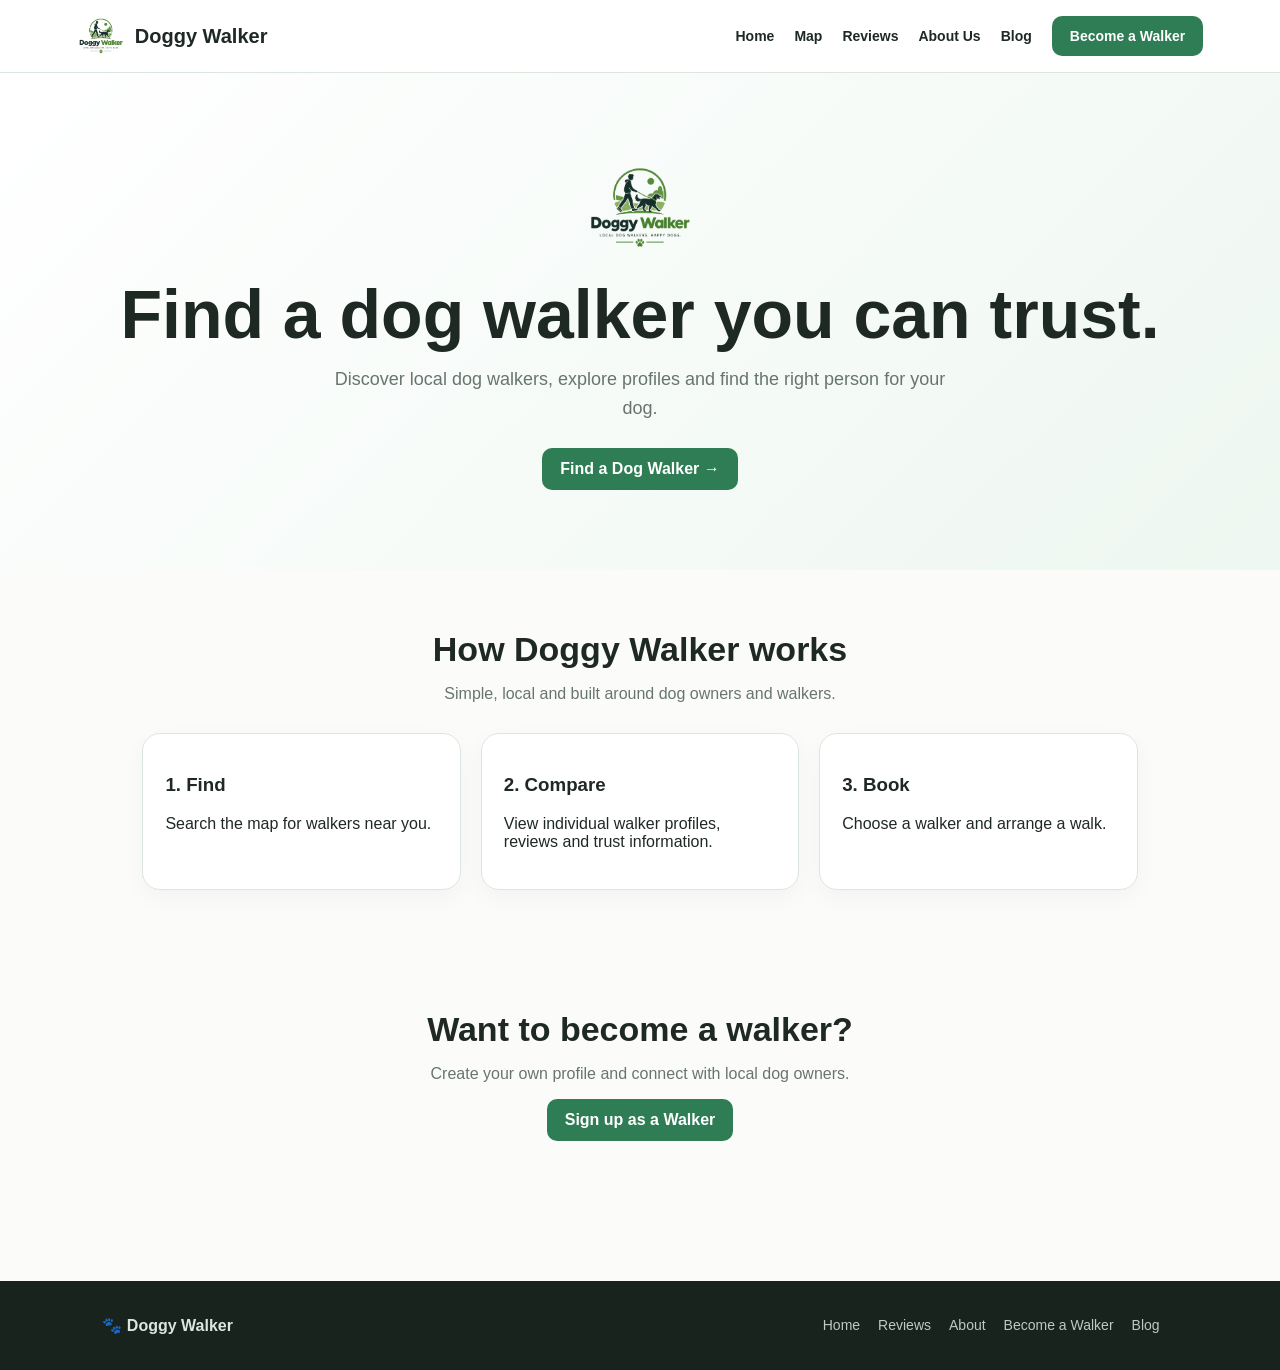
<file: index.html>
<!doctype html><html lang="en"><head><meta charset="utf-8"><meta name="viewport" content="width=device-width,initial-scale=1"><title>Home | Doggy Walker</title><link rel="stylesheet" href="style.css"></head>
<body><header><a class="logo" href="index.html"><img src="logo.png" alt="Doggy Walker logo"><span>Doggy Walker</span></a>
<nav><a href="index.html">Home</a><a href="map.html">Map</a><a href="reviews.html">Reviews</a><a href="about.html">About Us</a><a href="blog.html">Blog</a><a href="signup.html" class="btn">Become a Walker</a></nav></header>
<main>
<section class="hero"><div class="logo" style="justify-content:center"><img src="logo.png" alt="" style="width:110px;height:110px"></div>
<h1>Find a dog walker you can trust.</h1><p>Discover local dog walkers, explore profiles and find the right person for your dog.</p>
<a class="btn" href="map.html">Find a Dog Walker →</a></section>
<section class="section"><div class="title"><h2>How Doggy Walker works</h2><p>Simple, local and built around dog owners and walkers.</p></div>
<div class="grid"><div class="card"><h3>1. Find</h3><p>Search the map for walkers near you.</p></div><div class="card"><h3>2. Compare</h3><p>View individual walker profiles, reviews and trust information.</p></div><div class="card"><h3>3. Book</h3><p>Choose a walker and arrange a walk.</p></div></div></section>
<section class="section"><div class="title"><h2>Want to become a walker?</h2><p>Create your own profile and connect with local dog owners.</p><a class="btn" href="signup.html">Sign up as a Walker</a></div></section>
</main><footer><strong>🐾 Doggy Walker</strong><div><a href="index.html">Home</a><a href="reviews.html">Reviews</a><a href="about.html">About</a><a href="signup.html">Become a Walker</a><a href="blog.html">Blog</a></div></footer></body></html>
</file>
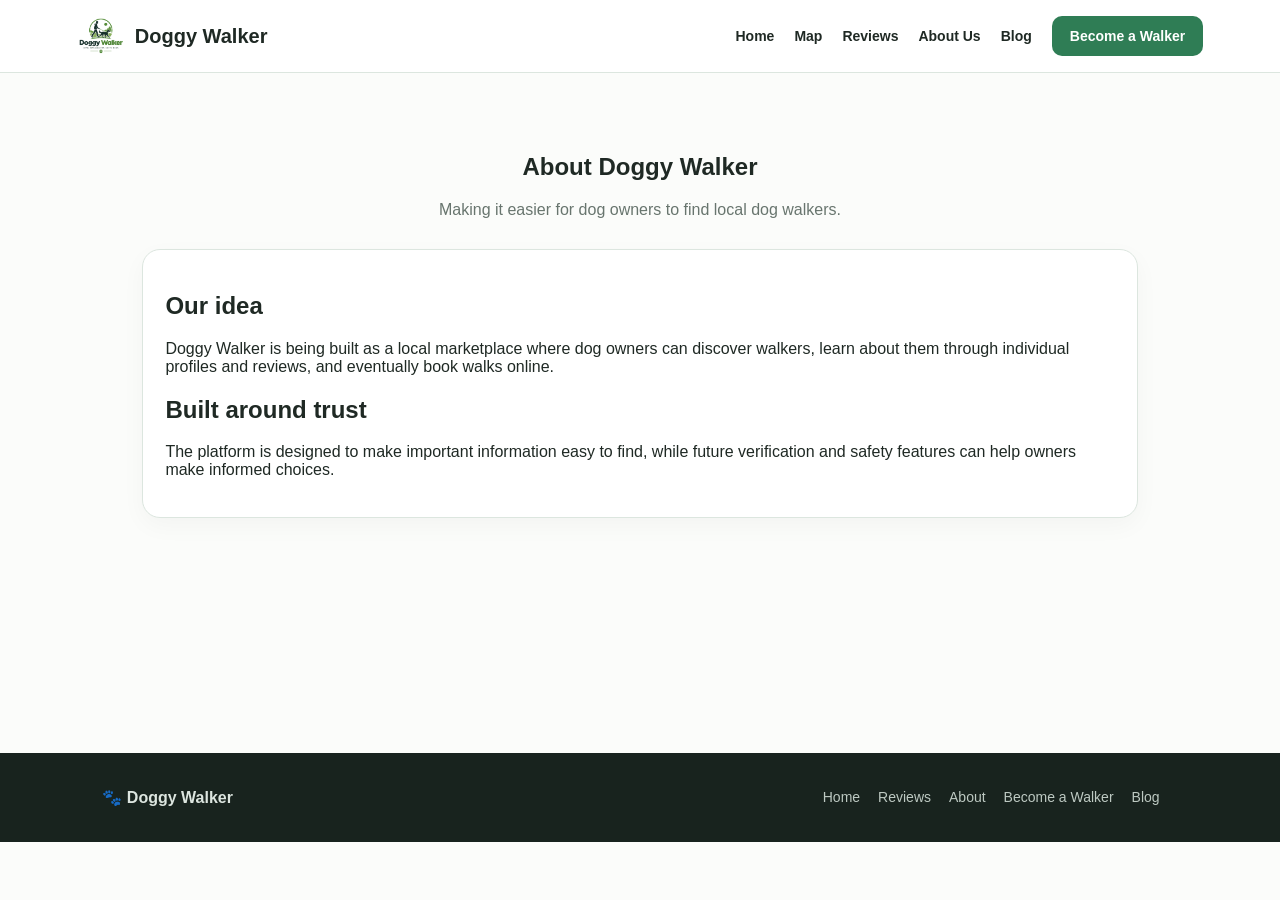
<file: about.html>
<!doctype html><html lang="en"><head><meta charset="utf-8"><meta name="viewport" content="width=device-width,initial-scale=1"><title>About Us | Doggy Walker</title><link rel="stylesheet" href="style.css"></head>
<body><header><a class="logo" href="index.html"><img src="logo.png" alt="Doggy Walker logo"><span>Doggy Walker</span></a>
<nav><a href="index.html">Home</a><a href="map.html">Map</a><a href="reviews.html">Reviews</a><a href="about.html">About Us</a><a href="blog.html">Blog</a><a href="signup.html" class="btn">Become a Walker</a></nav></header>
<main>
<section class="section"><div class="title"><h1>About Doggy Walker</h1><p>Making it easier for dog owners to find local dog walkers.</p></div>
<div class="card"><h2>Our idea</h2><p>Doggy Walker is being built as a local marketplace where dog owners can discover walkers, learn about them through individual profiles and reviews, and eventually book walks online.</p>
<h2>Built around trust</h2><p>The platform is designed to make important information easy to find, while future verification and safety features can help owners make informed choices.</p></div></section>
</main><footer><strong>🐾 Doggy Walker</strong><div><a href="index.html">Home</a><a href="reviews.html">Reviews</a><a href="about.html">About</a><a href="signup.html">Become a Walker</a><a href="blog.html">Blog</a></div></footer></body></html>
</file>
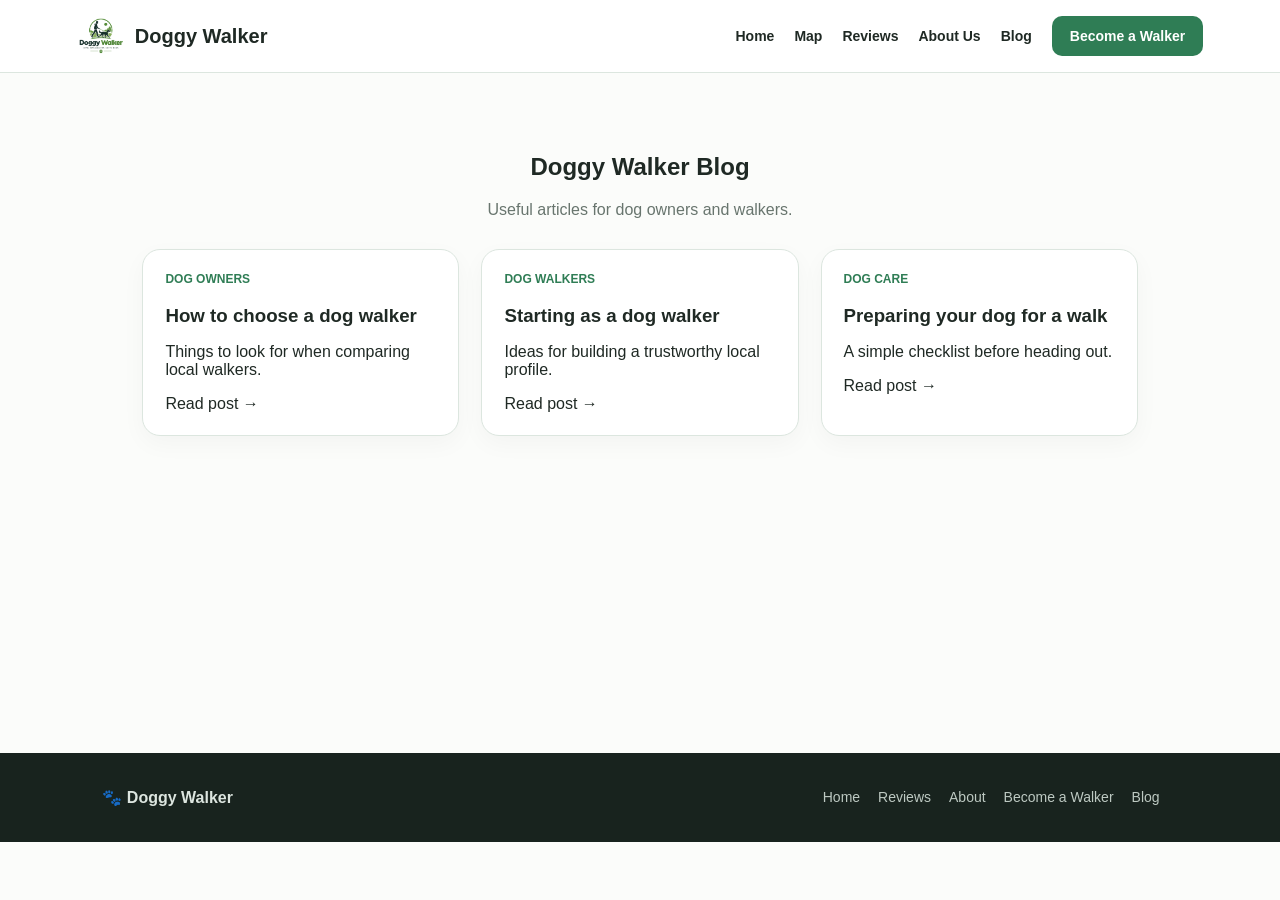
<file: blog.html>
<!doctype html><html lang="en"><head><meta charset="utf-8"><meta name="viewport" content="width=device-width,initial-scale=1"><title>Blog | Doggy Walker</title><link rel="stylesheet" href="style.css"></head>
<body><header><a class="logo" href="index.html"><img src="logo.png" alt="Doggy Walker logo"><span>Doggy Walker</span></a>
<nav><a href="index.html">Home</a><a href="map.html">Map</a><a href="reviews.html">Reviews</a><a href="about.html">About Us</a><a href="blog.html">Blog</a><a href="signup.html" class="btn">Become a Walker</a></nav></header>
<main>
<section class="section"><div class="title"><h1>Doggy Walker Blog</h1><p>Useful articles for dog owners and walkers.</p></div>
<div class="blog"><article class="card"><div class="date">DOG OWNERS</div><h3>How to choose a dog walker</h3><p>Things to look for when comparing local walkers.</p><a href="#">Read post →</a></article>
<article class="card"><div class="date">DOG WALKERS</div><h3>Starting as a dog walker</h3><p>Ideas for building a trustworthy local profile.</p><a href="#">Read post →</a></article>
<article class="card"><div class="date">DOG CARE</div><h3>Preparing your dog for a walk</h3><p>A simple checklist before heading out.</p><a href="#">Read post →</a></article></div></section>
</main><footer><strong>🐾 Doggy Walker</strong><div><a href="index.html">Home</a><a href="reviews.html">Reviews</a><a href="about.html">About</a><a href="signup.html">Become a Walker</a><a href="blog.html">Blog</a></div></footer></body></html>
</file>
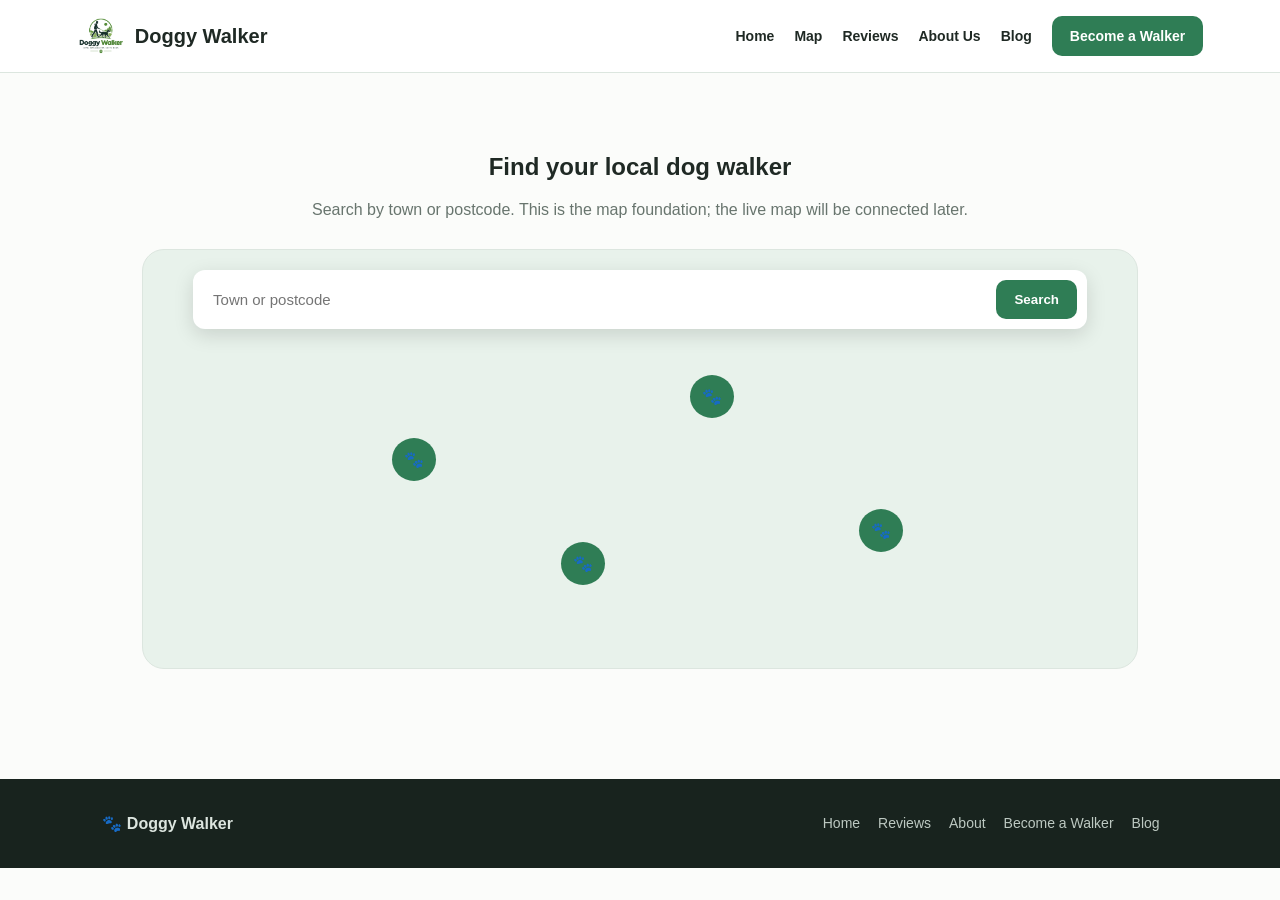
<file: map.html>
<!doctype html><html lang="en"><head><meta charset="utf-8"><meta name="viewport" content="width=device-width,initial-scale=1"><title>Map | Doggy Walker</title><link rel="stylesheet" href="style.css"></head>
<body><header><a class="logo" href="index.html"><img src="logo.png" alt="Doggy Walker logo"><span>Doggy Walker</span></a>
<nav><a href="index.html">Home</a><a href="map.html">Map</a><a href="reviews.html">Reviews</a><a href="about.html">About Us</a><a href="blog.html">Blog</a><a href="signup.html" class="btn">Become a Walker</a></nav></header>
<main>
<section class="section"><div class="title"><h1>Find your local dog walker</h1><p>Search by town or postcode. This is the map foundation; the live map will be connected later.</p></div>
<div class="map"><div class="search"><input placeholder="Town or postcode"><button class="btn">Search</button></div>
<div class="pin p1">🐾</div><div class="pin p2">🐾</div><div class="pin p3">🐾</div><div class="pin p4">🐾</div></div></section>
</main><footer><strong>🐾 Doggy Walker</strong><div><a href="index.html">Home</a><a href="reviews.html">Reviews</a><a href="about.html">About</a><a href="signup.html">Become a Walker</a><a href="blog.html">Blog</a></div></footer></body></html>
</file>
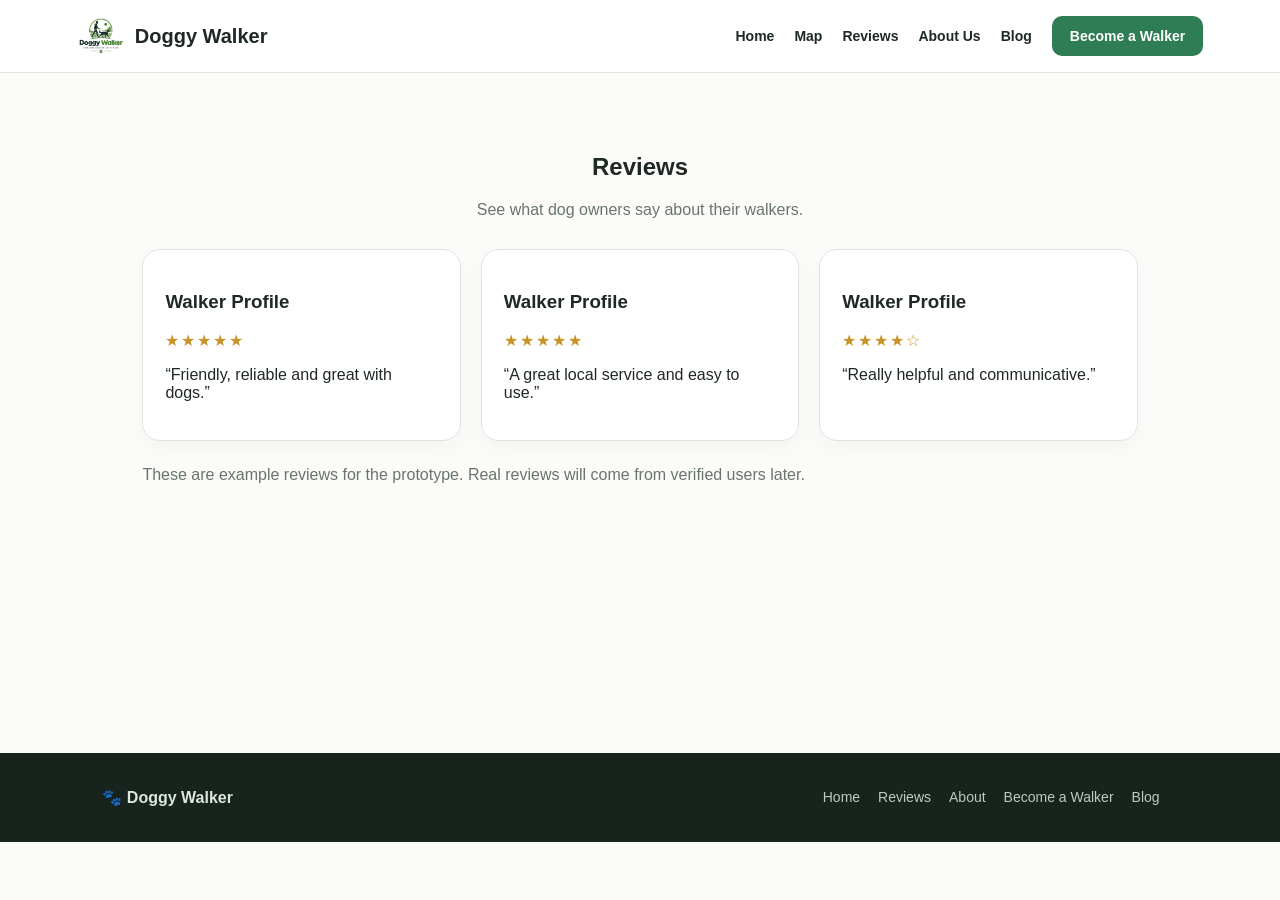
<file: reviews.html>
<!doctype html><html lang="en"><head><meta charset="utf-8"><meta name="viewport" content="width=device-width,initial-scale=1"><title>Reviews | Doggy Walker</title><link rel="stylesheet" href="style.css"></head>
<body><header><a class="logo" href="index.html"><img src="logo.png" alt="Doggy Walker logo"><span>Doggy Walker</span></a>
<nav><a href="index.html">Home</a><a href="map.html">Map</a><a href="reviews.html">Reviews</a><a href="about.html">About Us</a><a href="blog.html">Blog</a><a href="signup.html" class="btn">Become a Walker</a></nav></header>
<main>
<section class="section"><div class="title"><h1>Reviews</h1><p>See what dog owners say about their walkers.</p></div>
<div class="grid"><div class="card"><h3>Walker Profile</h3><div class="stars">★★★★★</div><p>“Friendly, reliable and great with dogs.”</p></div>
<div class="card"><h3>Walker Profile</h3><div class="stars">★★★★★</div><p>“A great local service and easy to use.”</p></div>
<div class="card"><h3>Walker Profile</h3><div class="stars">★★★★☆</div><p>“Really helpful and communicative.”</p></div></div>
<p style="color:var(--muted);margin-top:25px">These are example reviews for the prototype. Real reviews will come from verified users later.</p></section>
</main><footer><strong>🐾 Doggy Walker</strong><div><a href="index.html">Home</a><a href="reviews.html">Reviews</a><a href="about.html">About</a><a href="signup.html">Become a Walker</a><a href="blog.html">Blog</a></div></footer></body></html>
</file>
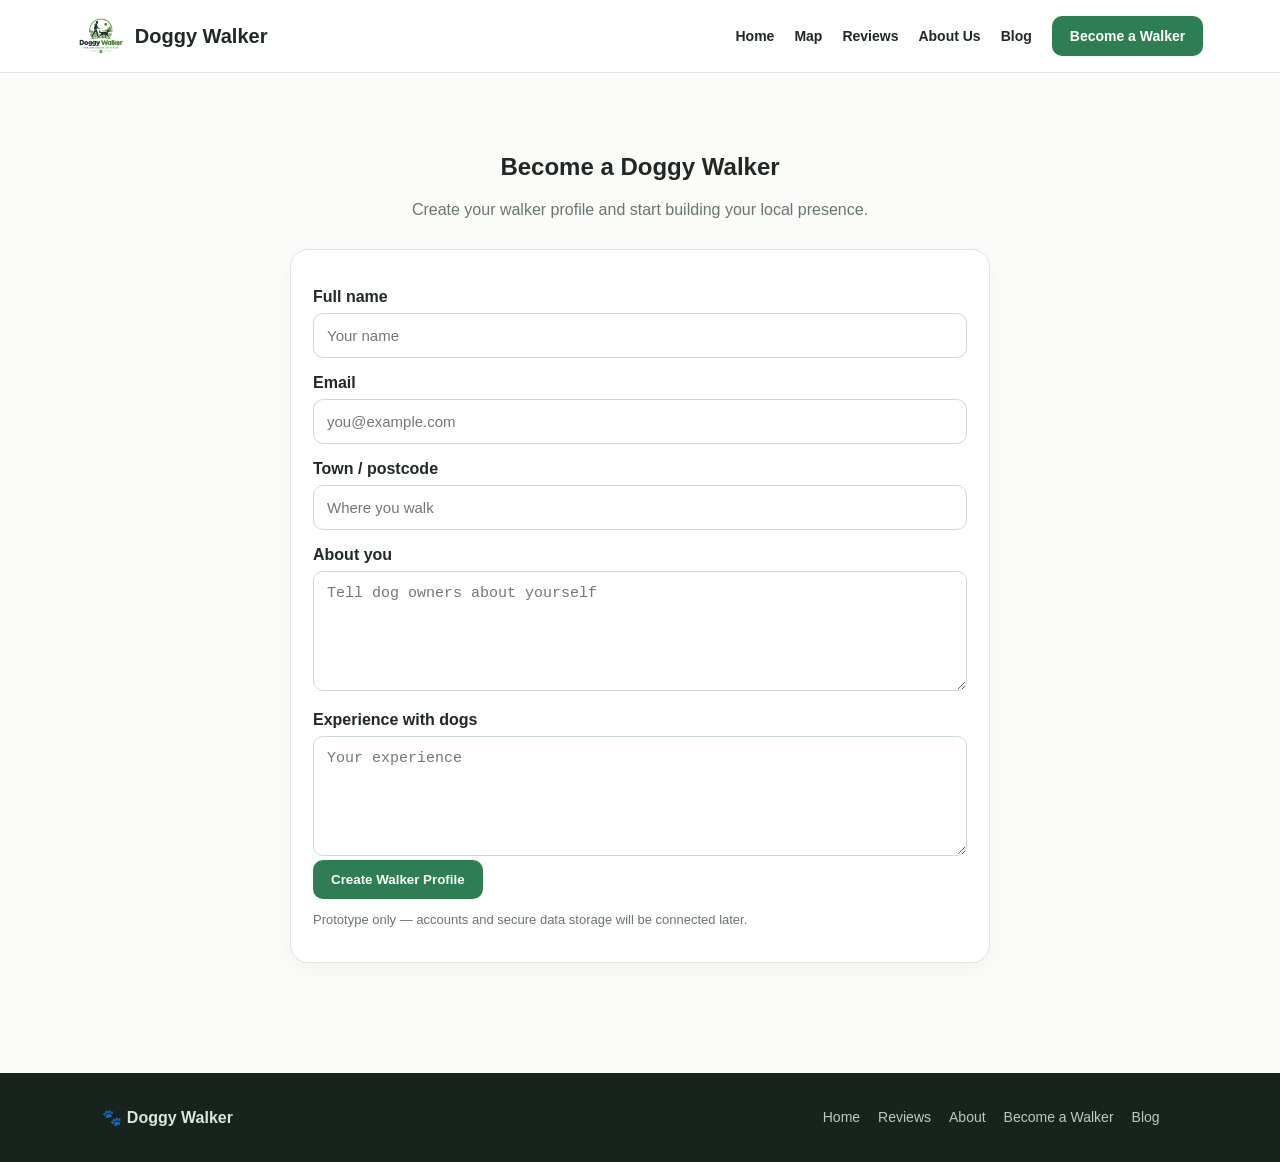
<file: signup.html>
<!doctype html><html lang="en"><head><meta charset="utf-8"><meta name="viewport" content="width=device-width,initial-scale=1"><title>Become a Walker | Doggy Walker</title><link rel="stylesheet" href="style.css"></head>
<body><header><a class="logo" href="index.html"><img src="logo.png" alt="Doggy Walker logo"><span>Doggy Walker</span></a>
<nav><a href="index.html">Home</a><a href="map.html">Map</a><a href="reviews.html">Reviews</a><a href="about.html">About Us</a><a href="blog.html">Blog</a><a href="signup.html" class="btn">Become a Walker</a></nav></header>
<main>
<section class="section"><div class="title"><h1>Become a Doggy Walker</h1><p>Create your walker profile and start building your local presence.</p></div>
<form class="form card"><label>Full name</label><input placeholder="Your name"><label>Email</label><input type="email" placeholder="you@example.com"><label>Town / postcode</label><input placeholder="Where you walk"><label>About you</label><textarea placeholder="Tell dog owners about yourself"></textarea><label>Experience with dogs</label><textarea placeholder="Your experience"></textarea><button class="btn" type="button">Create Walker Profile</button>
<p style="color:var(--muted);font-size:13px">Prototype only — accounts and secure data storage will be connected later.</p></form></section>
</main><footer><strong>🐾 Doggy Walker</strong><div><a href="index.html">Home</a><a href="reviews.html">Reviews</a><a href="about.html">About</a><a href="signup.html">Become a Walker</a><a href="blog.html">Blog</a></div></footer></body></html>
</file>
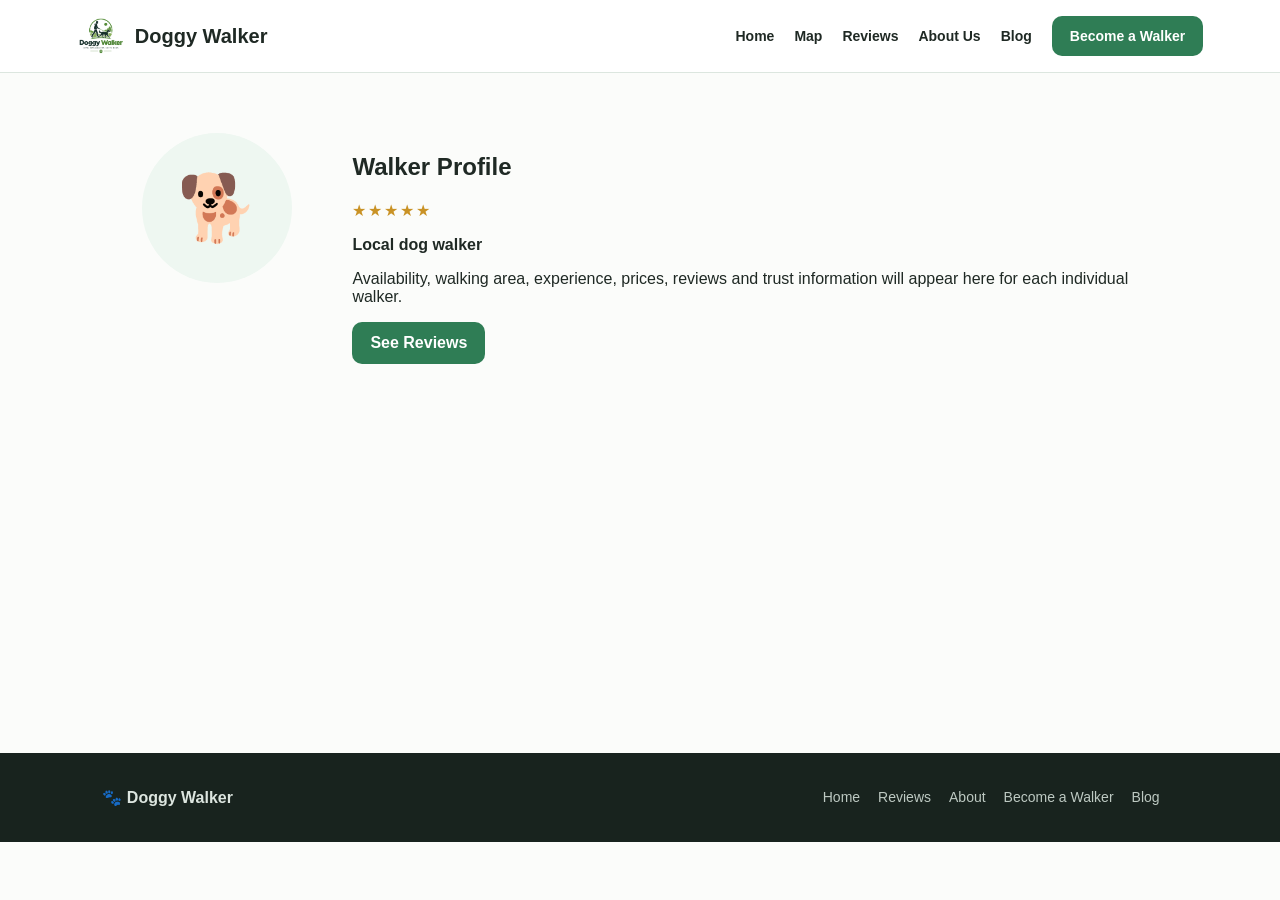
<file: walker.html>
<!doctype html><html lang="en"><head><meta charset="utf-8"><meta name="viewport" content="width=device-width,initial-scale=1"><title>Walker Profile | Doggy Walker</title><link rel="stylesheet" href="style.css"></head>
<body><header><a class="logo" href="index.html"><img src="logo.png" alt="Doggy Walker logo"><span>Doggy Walker</span></a>
<nav><a href="index.html">Home</a><a href="map.html">Map</a><a href="reviews.html">Reviews</a><a href="about.html">About Us</a><a href="blog.html">Blog</a><a href="signup.html" class="btn">Become a Walker</a></nav></header>
<main>
<section class="section"><div class="profile"><div class="avatar">🐕</div><div><h1>Walker Profile</h1><div class="stars">★★★★★</div><p><strong>Local dog walker</strong></p><p>Availability, walking area, experience, prices, reviews and trust information will appear here for each individual walker.</p><a class="btn" href="reviews.html">See Reviews</a></div></div></section>
</main><footer><strong>🐾 Doggy Walker</strong><div><a href="index.html">Home</a><a href="reviews.html">Reviews</a><a href="about.html">About</a><a href="signup.html">Become a Walker</a><a href="blog.html">Blog</a></div></footer></body></html>
</file>
<file: style.css>
:root{--green:#2f7d55;--dark:#1f2924;--light:#eef7f1;--gold:#e7b85c;--muted:#68756e;--line:#dce6df}
*{box-sizing:border-box}body{margin:0;font-family:Arial,sans-serif;color:var(--dark);background:#fbfcfa}a{text-decoration:none;color:inherit}
header{position:sticky;top:0;z-index:10;background:#fff;border-bottom:1px solid var(--line);display:flex;align-items:center;justify-content:space-between;padding:12px 6%;gap:20px}
.logo{display:flex;align-items:center;gap:10px;font-weight:800;font-size:20px}.logo img{width:48px;height:48px;object-fit:contain}
nav{display:flex;gap:20px;align-items:center;flex-wrap:wrap;font-weight:600;font-size:14px}nav a:hover{color:var(--green)}
.btn{display:inline-block;background:var(--green);color:#fff;padding:12px 18px;border-radius:10px;font-weight:700;border:0;cursor:pointer}
.outline{background:#fff;color:var(--green);border:1px solid var(--green)}
main{min-height:70vh}.hero{padding:80px 8%;background:linear-gradient(135deg,#fff,#eef7f1);text-align:center}.hero h1{font-size:clamp(40px,6vw,68px);margin:12px 0}.hero p{font-size:18px;color:var(--muted);max-width:650px;margin:0 auto 25px;line-height:1.6}
.section{padding:60px 8%;max-width:1200px;margin:auto}.title{text-align:center;margin-bottom:30px}.title h2{font-size:34px;margin:0 0 8px}.title p{color:var(--muted)}
.grid{display:grid;grid-template-columns:repeat(3,1fr);gap:20px}.card{background:#fff;border:1px solid var(--line);border-radius:18px;padding:22px;box-shadow:0 8px 25px #00000009}
.map{height:420px;border-radius:22px;background:#e8f2eb;border:1px solid var(--line);position:relative;overflow:hidden}
.search{position:absolute;top:20px;left:5%;right:5%;background:#fff;padding:10px;border-radius:12px;display:flex;box-shadow:0 6px 20px #0002}.search input{flex:1;border:0;outline:0;padding:10px;font-size:15px}.pin{position:absolute;background:var(--green);color:white;border-radius:50%;padding:12px}.p1{left:25%;top:45%}.p2{left:55%;top:30%}.p3{left:72%;top:62%}.p4{left:42%;top:70%}
.profile{display:grid;grid-template-columns:180px 1fr;gap:30px;align-items:start}.avatar{width:150px;height:150px;border-radius:50%;background:var(--light);display:grid;place-items:center;font-size:65px}
.stars{color:#c99225;letter-spacing:2px}.form{max-width:700px;margin:auto}.form label{display:block;font-weight:700;margin:16px 0 7px}.form input,.form textarea,.form select{width:100%;padding:13px;border:1px solid #ccd9d0;border-radius:10px;font-size:15px}.form textarea{min-height:120px}
.blog{display:grid;grid-template-columns:repeat(3,1fr);gap:22px}.blog .card h3{margin-bottom:8px}.date{font-size:12px;color:var(--green);font-weight:700}
footer{background:#18231e;color:#dce5df;padding:35px 8%;display:flex;justify-content:space-between;gap:20px;flex-wrap:wrap;margin-top:50px}footer a{color:#bdc9c2;margin-right:18px;font-size:14px}
@media(max-width:800px){header{align-items:flex-start}.grid,.blog{grid-template-columns:1fr}.profile{grid-template-columns:1fr}.logo img{width:42px;height:42px}nav{gap:10px;font-size:12px}.hero{padding:55px 6%}.section{padding:45px 6%}}
</file>
